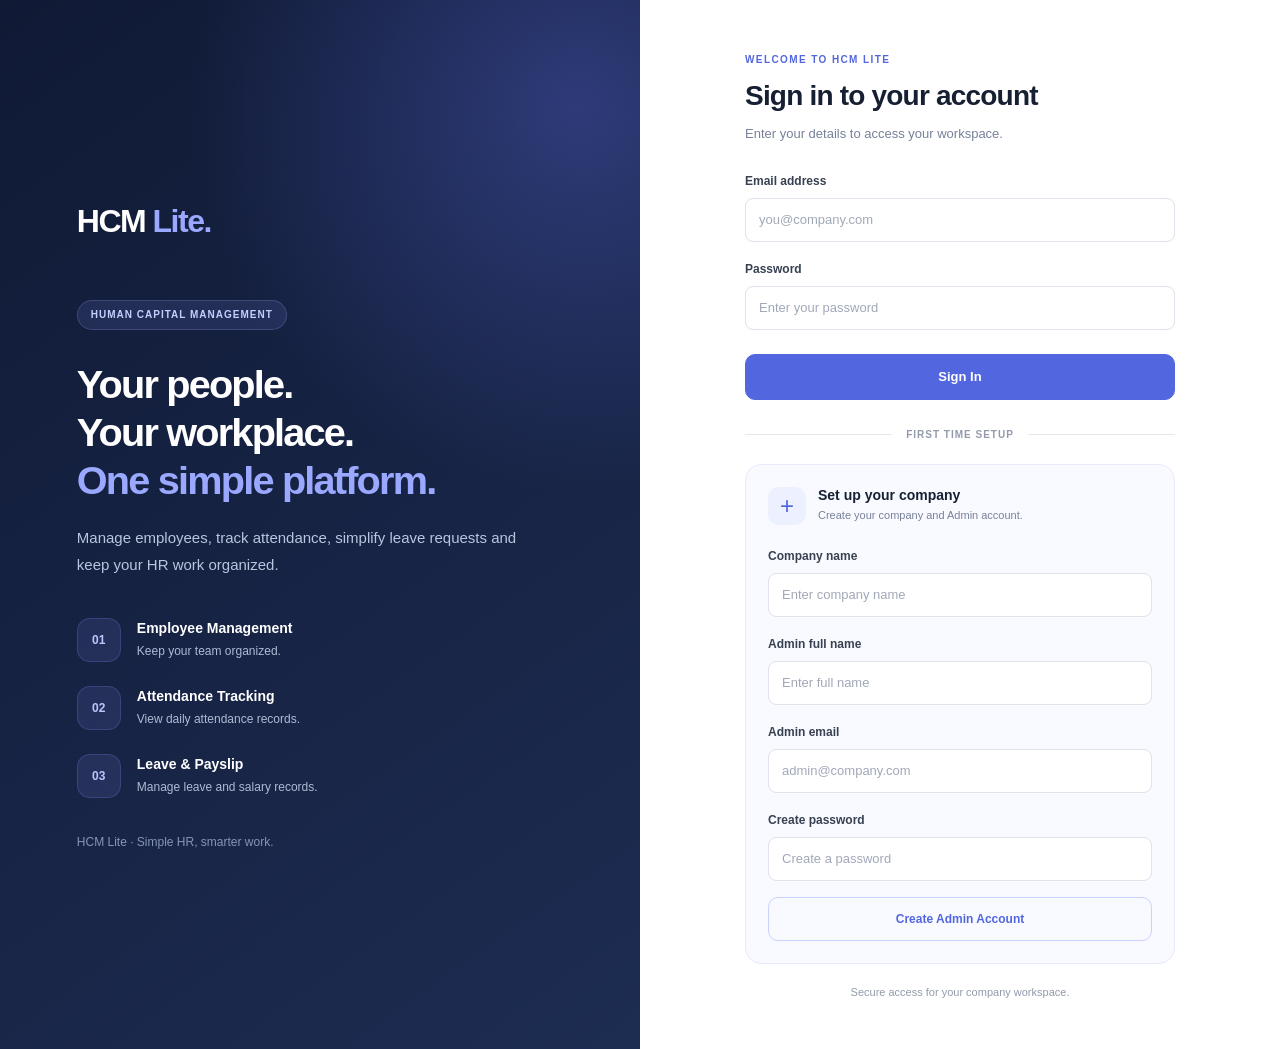
<file: index.html>
<!doctype html>
<html lang="en">
<head>
  <meta charset="UTF-8">
  <meta name="viewport" content="width=device-width, initial-scale=1.0">

  <title>HCM Lite | Human Capital Management</title>

  <!-- Bootstrap CSS -->
  <link
    href="https://cdn.jsdelivr.net/npm/bootstrap@5.3.8/dist/css/bootstrap.min.css"
    rel="stylesheet"
  >

  <!-- Custom CSS -->
  <link rel="stylesheet" href="./css/style.css">
</head>

<body>
  <main class="container-fluid">
    <div class="row min-vh-100">

      <!-- Left Branding Panel -->
      <section class="col-lg-6 brand-panel">
        <div class="brand-content">

          <a href="#" class="brand-logo text-decoration-none">
            HCM <span>Lite.</span>
          </a>

          <div class="brand-message">
            <span class="badge rounded-pill mb-3">
              HUMAN CAPITAL MANAGEMENT
            </span>

            <h1>
              Your people.<br>
              Your workplace.<br>
              <span>One simple platform.</span>
            </h1>

            <p>
              Manage employees, track attendance, simplify
              leave requests and keep your HR work organized.
            </p>
          </div>

          <div class="brand-features">
            <div class="d-flex align-items-center gap-3 mb-4">
              <div class="feature-icon">01</div>
              <div>
                <h2>Employee Management</h2>
                <p>Keep your team organized.</p>
              </div>
            </div>

            <div class="d-flex align-items-center gap-3 mb-4">
              <div class="feature-icon">02</div>
              <div>
                <h2>Attendance Tracking</h2>
                <p>View daily attendance records.</p>
              </div>
            </div>

            <div class="d-flex align-items-center gap-3">
              <div class="feature-icon">03</div>
              <div>
                <h2>Leave & Payslip</h2>
                <p>Manage leave and salary records.</p>
              </div>
            </div>
          </div>

          <p class="brand-footer">
            HCM Lite · Simple HR, smarter work.
          </p>

        </div>
      </section>

      <!-- Right Authentication Panel -->
      <section class="col-lg-6 auth-panel">
        <div class="auth-content">

          <!-- Login Form -->
          <div class="auth-heading">
            <span class="section-label">WELCOME TO HCM LITE</span>
            <h2>Sign in to your account</h2>
            <p>Enter your details to access your workspace.</p>
          </div>

          <form action="./pages/admin.html" method="get">

            <div class="mb-3">
              <label for="login-email" class="form-label">
                Email address
              </label>
              <input
                type="email"
                class="form-control"
                id="login-email"
                placeholder="you@company.com"
                autocomplete="email"
                required
              >
            </div>

            <div class="mb-4">
              <label for="login-password" class="form-label">
                Password
              </label>
              <input
                type="password"
                class="form-control"
                id="login-password"
                placeholder="Enter your password"
                autocomplete="current-password"
                required
              >
            </div>

            <button type="submit" class="btn btn-primary w-100 auth-button">
              Sign In
            </button>

          </form>

          <div class="auth-divider">
            <span>FIRST TIME SETUP</span>
          </div>

          <!-- First-run Company Setup -->
          <div class="setup-card">
            <div class="setup-heading">
              <div class="setup-icon">+</div>
              <div>
                <h3>Set up your company</h3>
                <p>Create your company and Admin account.</p>
              </div>
            </div>

            <form action="./pages/admin.html" method="get">

              <div class="mb-3">
                <label for="company-name" class="form-label">
                  Company name
                </label>
                <input
                  type="text"
                  class="form-control"
                  id="company-name"
                  placeholder="Enter company name"
                  required
                >
              </div>

              <div class="mb-3">
                <label for="admin-name" class="form-label">
                  Admin full name
                </label>
                <input
                  type="text"
                  class="form-control"
                  id="admin-name"
                  placeholder="Enter full name"
                  autocomplete="name"
                  required
                >
              </div>

              <div class="mb-3">
                <label for="admin-email" class="form-label">
                  Admin email
                </label>
                <input
                  type="email"
                  class="form-control"
                  id="admin-email"
                  placeholder="admin@company.com"
                  autocomplete="email"
                  required
                >
              </div>

              <div class="mb-3">
                <label for="admin-password" class="form-label">
                  Create password
                </label>
                <input
                  type="password"
                  class="form-control"
                  id="admin-password"
                  placeholder="Create a password"
                  autocomplete="new-password"
                  required
                >
              </div>

              <button
                type="submit"
                class="btn btn-outline-primary w-100 setup-button"
              >
                Create Admin Account
              </button>

            </form>
          </div>

          <p class="auth-note">
            Secure access for your company workspace.
          </p>

        </div>
      </section>

    </div>
  </main>
</body>
</html>
</file>
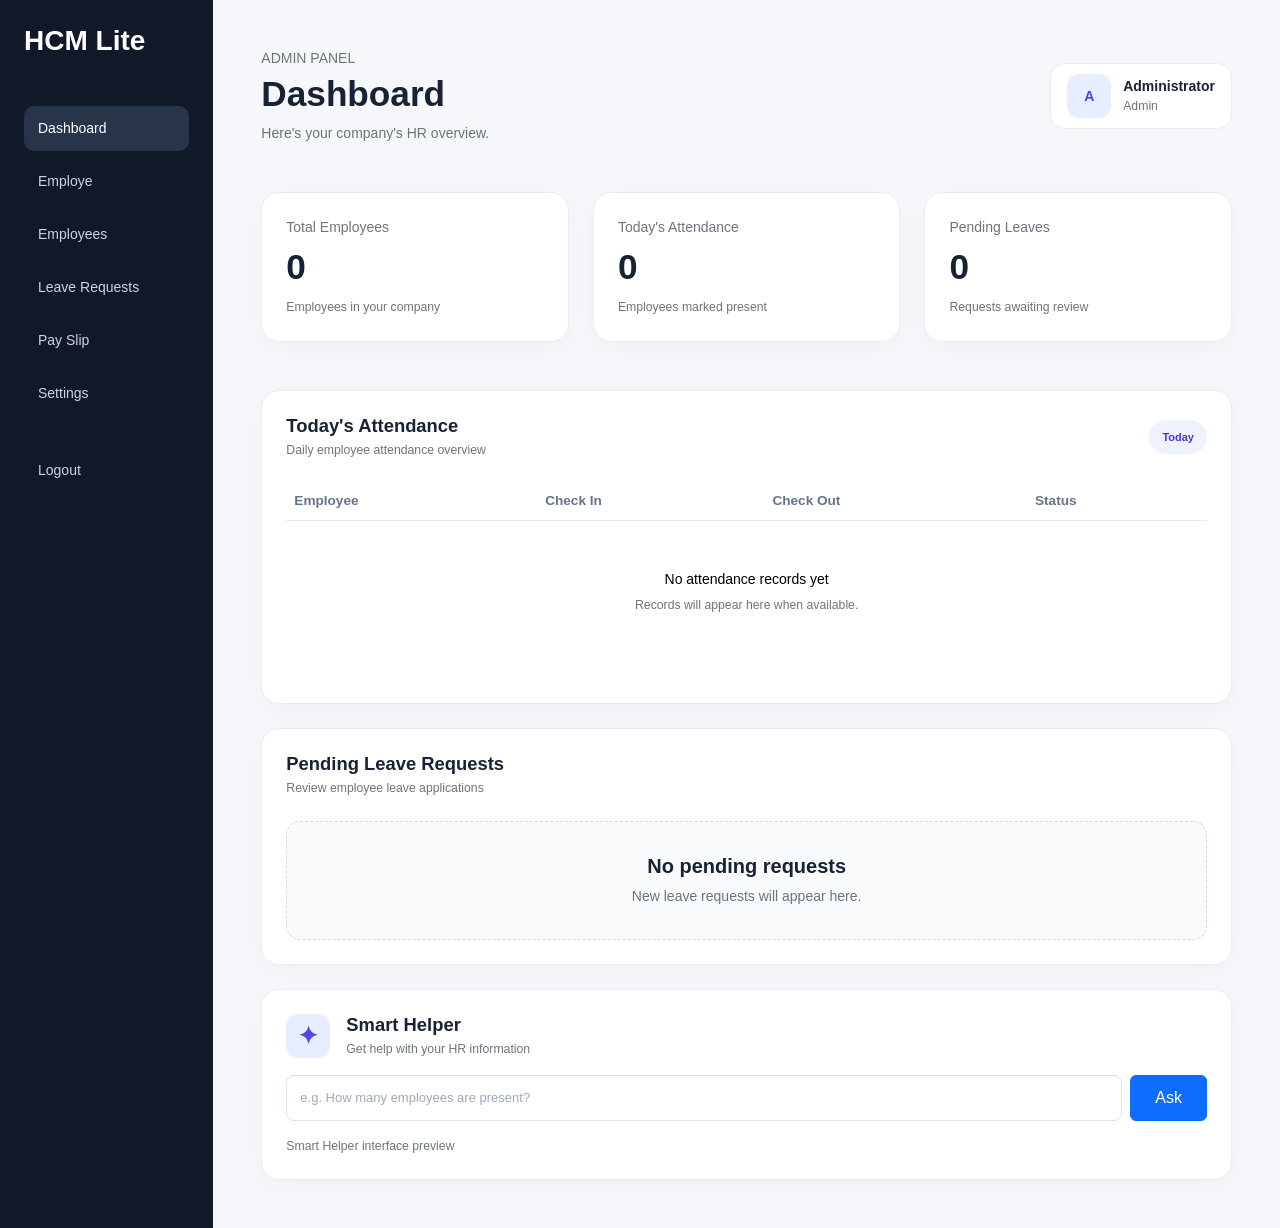
<file: pages/admin.html>
<!DOCTYPE html>
<html lang="en">
<head>
  <meta charset="UTF-8">
  <meta name="viewport" content="width=device-width, initial-scale=1.0">
  <title>Admin Dashboard | HCM Lite</title>

  <link
    href="https://cdn.jsdelivr.net/npm/bootstrap@5.3.8/dist/css/bootstrap.min.css"
    rel="stylesheet"
  >
  <link rel="stylesheet" href="../css/style.css">
</head>

<body class="dashboard-body">

  <div class="container-fluid">
    <div class="row min-vh-100">

      <!-- Sidebar -->
      <aside class="col-lg-2 col-md-3 dashboard-sidebar p-4">
        <h3 class="brand-title mb-5">HCM Lite</h3>

        <nav class="nav flex-column gap-2">
          <a class="nav-link active" href="./admin.html">
            Dashboard
          </a>
          <a class="nav-link" href="./employe.html">
            Employe
          </a>
          <a class="nav-link" href="./employees.html">
            Employees
          </a>
          <a class="nav-link" href="./leaves.html">
            Leave Requests
          </a>
          <a class="nav-link" href="./payslip.html">
            Pay Slip
          </a>
          <a class="nav-link" href="./setting.html">
            Settings
          </a>
          <a class="nav-link mt-4" href="../index.html">
            Logout
          </a>
        </nav>
      </aside>

      <!-- Main Content -->
      <main class="col-lg-10 col-md-9 p-4 p-lg-5">

        <header class="d-flex flex-wrap justify-content-between
          align-items-center gap-3 mb-5">
          <div>
            <p class="text-secondary mb-1">ADMIN PANEL</p>
            <h1 class="dashboard-heading">Dashboard</h1>
            <p class="text-secondary mb-0">
              Here's your company's HR overview.
            </p>
          </div>

          <div class="admin-profile">
            <span class="profile-avatar">A</span>
            <div>
              <strong>Administrator</strong>
              <p class="text-secondary mb-0 small">Admin</p>
            </div>
          </div>
        </header>

        <!-- Summary Cards -->
        <section class="row g-4 mb-5">

          <div class="col-sm-6 col-xl-4">
            <article class="dashboard-card h-100">
              <p class="text-secondary mb-2">Total Employees</p>
              <h2>0</h2>
              <p class="small text-secondary mb-0">
                Employees in your company
              </p>
            </article>
          </div>

          <div class="col-sm-6 col-xl-4">
            <article class="dashboard-card h-100">
              <p class="text-secondary mb-2">Today's Attendance</p>
              <h2>0</h2>
              <p class="small text-secondary mb-0">
                Employees marked present
              </p>
            </article>
          </div>

          <div class="col-sm-6 col-xl-4">
            <article class="dashboard-card h-100">
              <p class="text-secondary mb-2">Pending Leaves</p>
              <h2>0</h2>
              <p class="small text-secondary mb-0">
                Requests awaiting review
              </p>
            </article>
          </div>

        </section>

        <!-- Attendance Overview -->
        <section class="dashboard-card mb-4">
          <div class="d-flex justify-content-between
            align-items-center flex-wrap gap-2 mb-4">
            <div>
              <h4 class="section-heading mb-1">
                Today's Attendance
              </h4>
              <p class="text-secondary small mb-0">
                Daily employee attendance overview
              </p>
            </div>
            <span class="status-badge">Today</span>
          </div>

          <div class="table-responsive">
            <table class="table align-middle">
              <thead>
                <tr>
                  <th>Employee</th>
                  <th>Check In</th>
                  <th>Check Out</th>
                  <th>Status</th>
                </tr>
              </thead>
              <tbody>
                <tr>
                  <td colspan="4" class="text-center py-5">
                    <p class="mb-1">No attendance records yet</p>
                    <span class="text-secondary small">
                      Records will appear here when available.
                    </span>
                  </td>
                </tr>
              </tbody>
            </table>
          </div>
        </section>

        <!-- Pending Leaves -->
        <section class="dashboard-card mb-4">
          <h4 class="section-heading mb-1">Pending Leave Requests</h4>
          <p class="text-secondary small mb-4">
            Review employee leave applications
          </p>

          <div class="empty-state">
            <h5>No pending requests</h5>
            <p class="text-secondary mb-0">
              New leave requests will appear here.
            </p>
          </div>
        </section>

        <!-- Smart Helper -->
        <section class="dashboard-card">
          <div class="d-flex align-items-center gap-3 mb-3">
            <div class="helper-icon">✦</div>
            <div>
              <h4 class="section-heading mb-1">Smart Helper</h4>
              <p class="text-secondary small mb-0">
                Get help with your HR information
              </p>
            </div>
          </div>

          <div class="helper-input d-flex flex-wrap gap-2">
            <input
              type="text"
              class="form-control"
              placeholder="e.g. How many employees are present?"
              aria-label="Ask the Smart Helper"
            >
            <button type="button" class="btn btn-primary px-4">
              Ask
            </button>
          </div>

          <p class="text-secondary small mt-3 mb-0">
            Smart Helper interface preview
          </p>
        </section>

      </main>
    </div>
  </div>

</body>
</html>
</file>
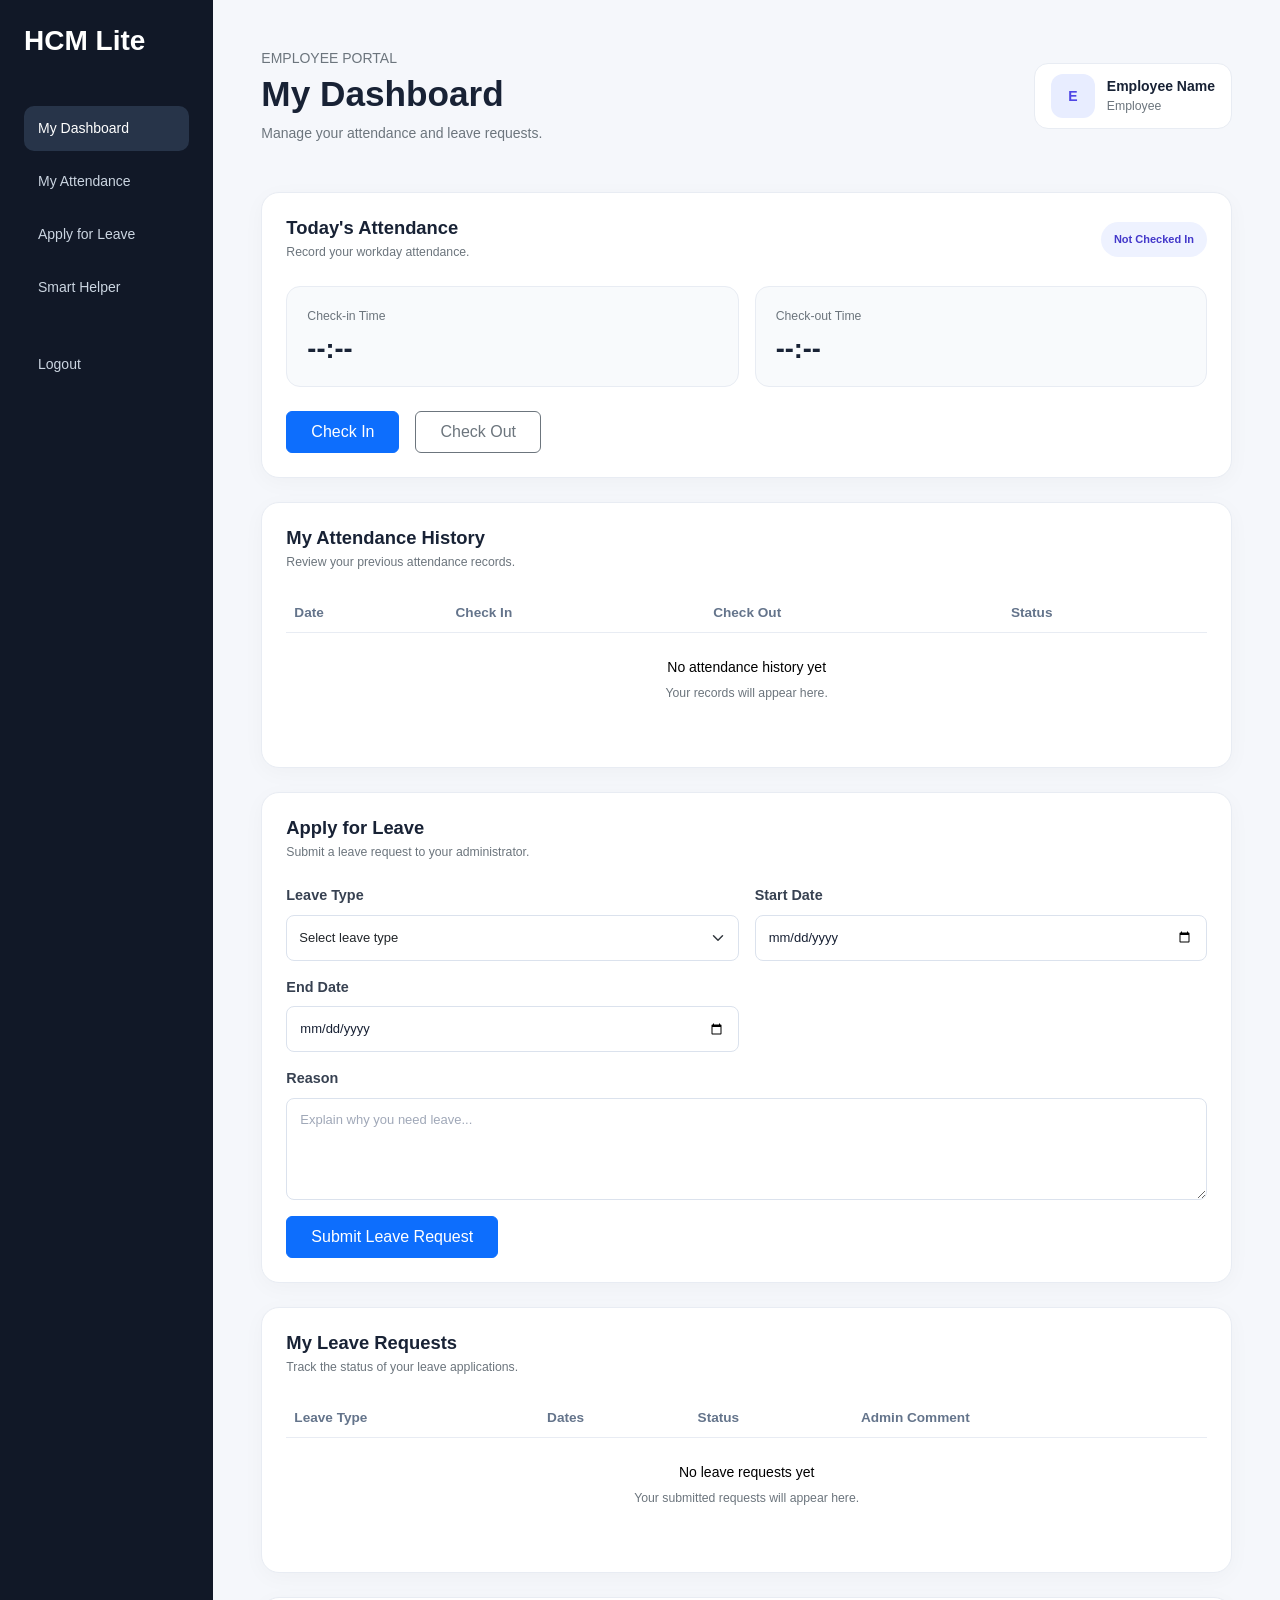
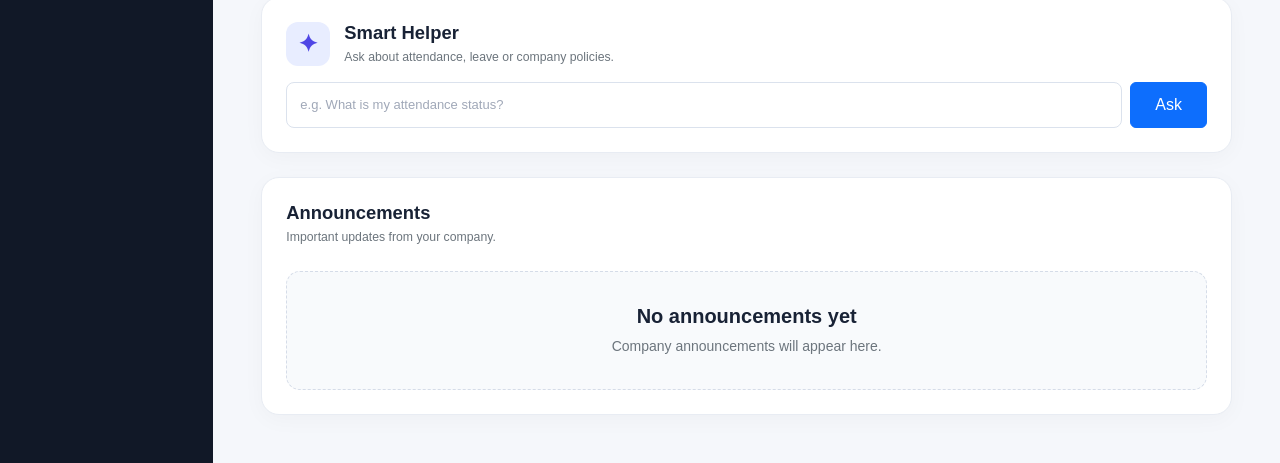
<file: pages/employe.html>
<!DOCTYPE html>
<html lang="en">
<head>
  <meta charset="UTF-8">
  <meta name="viewport" content="width=device-width, initial-scale=1.0">
  <title>Employee Dashboard | HCM Lite</title>

  <link
    href="https://cdn.jsdelivr.net/npm/bootstrap@5.3.8/dist/css/bootstrap.min.css"
    rel="stylesheet"
  >
  <link rel="stylesheet" href="../css/style.css">
</head>

<body class="dashboard-body">

  <div class="container-fluid">
    <div class="row min-vh-100">

      <!-- Sidebar -->
      <aside class="col-lg-2 col-md-3 dashboard-sidebar p-4">
        <h3 class="brand-title mb-5">HCM Lite</h3>

        <nav class="nav flex-column gap-2">
          <a class="nav-link active" href="./employee.html">My Dashboard</a>
          <a class="nav-link" href="#attendance">My Attendance</a>
          <a class="nav-link" href="#leave">Apply for Leave</a>
          <a class="nav-link" href="#helper">Smart Helper</a>
          <a class="nav-link mt-4" href="../index.html">Logout</a>
        </nav>
      </aside>

      <!-- Main Content -->
      <main class="col-lg-10 col-md-9 p-4 p-lg-5">

        <header class="d-flex flex-wrap justify-content-between
          align-items-center gap-3 mb-5">
          <div>
            <p class="text-secondary mb-1">EMPLOYEE PORTAL</p>
            <h1 class="dashboard-heading">My Dashboard</h1>
            <p class="text-secondary mb-0">
              Manage your attendance and leave requests.
            </p>
          </div>

          <div class="admin-profile">
            <span class="profile-avatar">E</span>
            <div>
              <strong>Employee Name</strong>
              <p class="text-secondary mb-0 small">Employee</p>
            </div>
          </div>
        </header>

        <!-- Attendance Actions -->
        <section id="attendance" class="dashboard-card mb-4">
          <div class="d-flex flex-wrap justify-content-between
            align-items-center gap-3 mb-4">
            <div>
              <h4 class="section-heading mb-1">Today's Attendance</h4>
              <p class="text-secondary small mb-0">
                Record your workday attendance.
              </p>
            </div>
            <span class="status-badge">Not Checked In</span>
          </div>

          <div class="row g-3">
            <div class="col-md-6">
              <div class="attendance-time-card">
                <p class="text-secondary small mb-2">Check-in Time</p>
                <h3>--:--</h3>
              </div>
            </div>

            <div class="col-md-6">
              <div class="attendance-time-card">
                <p class="text-secondary small mb-2">Check-out Time</p>
                <h3>--:--</h3>
              </div>
            </div>
          </div>

          <div class="d-flex flex-wrap gap-3 mt-4">
            <button type="button" class="btn btn-primary px-4 py-2">
              Check In
            </button>
            <button type="button" class="btn btn-outline-secondary px-4 py-2">
              Check Out
            </button>
          </div>
        </section>

        <!-- My Attendance History -->
        <section class="dashboard-card mb-4">
          <h4 class="section-heading mb-1">My Attendance History</h4>
          <p class="text-secondary small mb-4">
            Review your previous attendance records.
          </p>

          <div class="table-responsive">
            <table class="table align-middle">
              <thead>
                <tr>
                  <th>Date</th>
                  <th>Check In</th>
                  <th>Check Out</th>
                  <th>Status</th>
                </tr>
              </thead>
              <tbody>
                <tr>
                  <td colspan="4" class="text-center py-4">
                    <p class="mb-1">No attendance history yet</p>
                    <span class="text-secondary small">
                      Your records will appear here.
                    </span>
                  </td>
                </tr>
              </tbody>
            </table>
          </div>
        </section>

        <!-- Leave Application -->
        <section id="leave" class="dashboard-card mb-4">
          <h4 class="section-heading mb-1">Apply for Leave</h4>
          <p class="text-secondary small mb-4">
            Submit a leave request to your administrator.
          </p>

          <form>
            <div class="row g-3">

              <div class="col-md-6">
                <label for="leaveType" class="form-label">Leave Type</label>
                <select id="leaveType" class="form-select" required>
                  <option value="">Select leave type</option>
                  <option value="Casual">Casual Leave</option>
                  <option value="Sick">Sick Leave</option>
                  <option value="Annual">Annual Leave</option>
                  <option value="Other">Other</option>
                </select>
              </div>

              <div class="col-md-6">
                <label for="leaveStart" class="form-label">Start Date</label>
                <input type="date" id="leaveStart"
                  class="form-control" required>
              </div>

              <div class="col-md-6">
                <label for="leaveEnd" class="form-label">End Date</label>
                <input type="date" id="leaveEnd"
                  class="form-control" required>
              </div>

              <div class="col-12">
                <label for="leaveReason" class="form-label">Reason</label>
                <textarea id="leaveReason" class="form-control" rows="4"
                  placeholder="Explain why you need leave..."
                  required></textarea>
              </div>

              <div class="col-12">
                <button type="submit" class="btn btn-primary px-4 py-2">
                  Submit Leave Request
                </button>
              </div>

            </div>
          </form>
        </section>

        <!-- My Leave Requests -->
        <section class="dashboard-card mb-4">
          <h4 class="section-heading mb-1">My Leave Requests</h4>
          <p class="text-secondary small mb-4">
            Track the status of your leave applications.
          </p>

          <div class="table-responsive">
            <table class="table align-middle">
              <thead>
                <tr>
                  <th>Leave Type</th>
                  <th>Dates</th>
                  <th>Status</th>
                  <th>Admin Comment</th>
                </tr>
              </thead>
              <tbody>
                <tr>
                  <td colspan="4" class="text-center py-4">
                    <p class="mb-1">No leave requests yet</p>
                    <span class="text-secondary small">
                      Your submitted requests will appear here.
                    </span>
                  </td>
                </tr>
              </tbody>
            </table>
          </div>
        </section>

        <!-- Smart Helper -->
        <section id="helper" class="dashboard-card mb-4">
          <div class="settings-section-heading mb-3">
            <div class="helper-icon">✦</div>
            <div>
              <h4 class="section-heading mb-1">Smart Helper</h4>
              <p class="text-secondary small mb-0">
                Ask about attendance, leave or company policies.
              </p>
            </div>
          </div>

          <div class="helper-input d-flex flex-wrap gap-2">
            <input type="text" class="form-control"
              placeholder="e.g. What is my attendance status?"
              aria-label="Ask the Smart Helper">
            <button type="button" class="btn btn-primary px-4">
              Ask
            </button>
          </div>
        </section>

        <!-- Announcements -->
        <section class="dashboard-card">
          <h4 class="section-heading mb-1">Announcements</h4>
          <p class="text-secondary small mb-4">
            Important updates from your company.
          </p>

          <div class="empty-state">
            <h5>No announcements yet</h5>
            <p class="text-secondary mb-0">
              Company announcements will appear here.
            </p>
          </div>
        </section>

      </main>
    </div>
  </div>

</body>
</html>
</file>
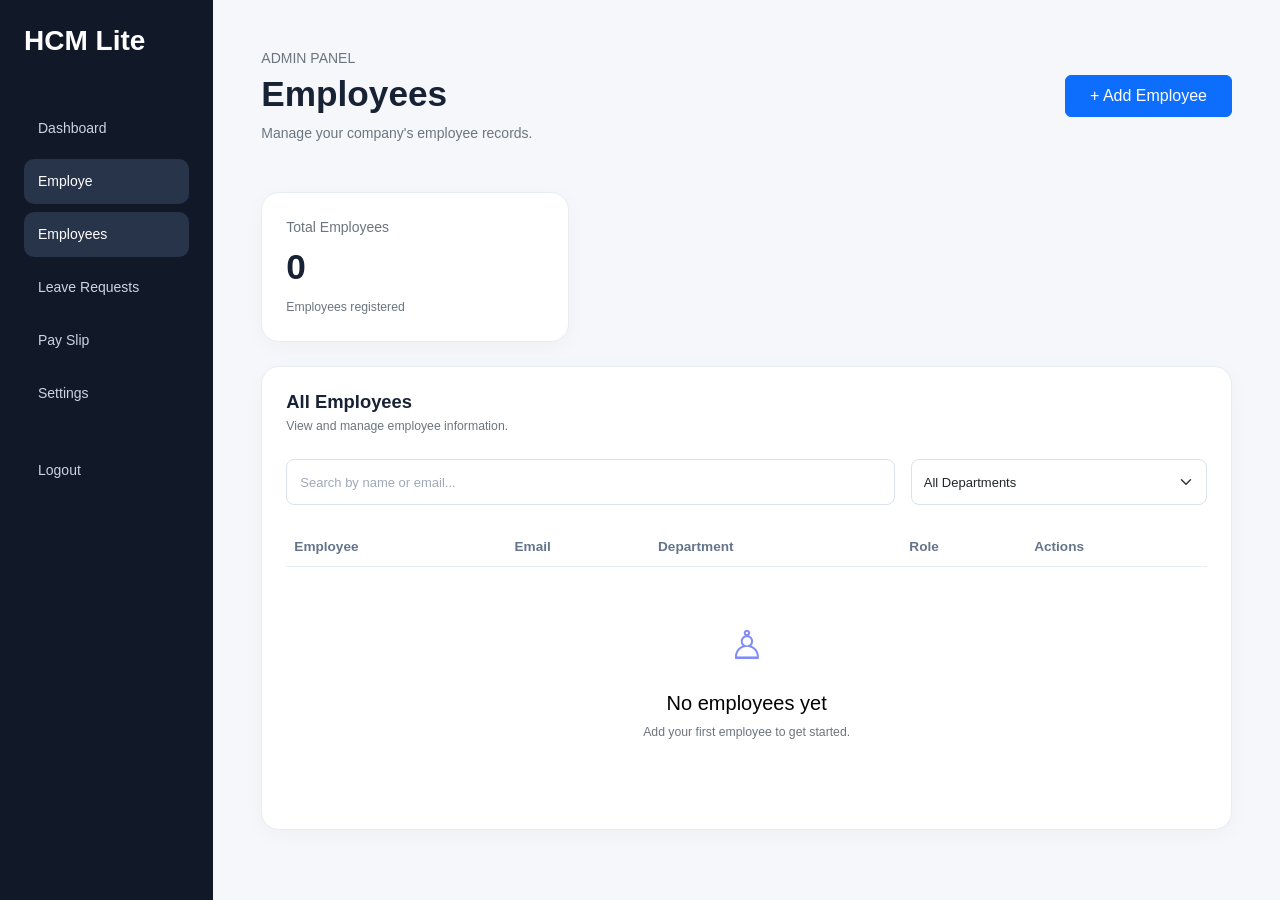
<file: pages/employees.html>
<!DOCTYPE html>
<html lang="en">
<head>
  <meta charset="UTF-8">
  <meta name="viewport" content="width=device-width, initial-scale=1.0">
  <title>Employees | HCM Lite</title>

  <link
    href="https://cdn.jsdelivr.net/npm/bootstrap@5.3.8/dist/css/bootstrap.min.css"
    rel="stylesheet"
  >
  <link rel="stylesheet" href="../css/style.css">
</head>

<body class="dashboard-body">

  <div class="container-fluid">
    <div class="row min-vh-100">

      <!-- Sidebar -->
      <aside class="col-lg-2 col-md-3 dashboard-sidebar p-4">
        <h3 class="brand-title mb-5">HCM Lite</h3>

        <nav class="nav flex-column gap-2">
          <a class="nav-link" href="./admin.html">Dashboard</a>
          <a class="nav-link active" href="./employe.html">Employe</a>
          <a class="nav-link active" href="./employees.html">Employees</a>
          <a class="nav-link" href="./leaves.html">Leave Requests</a>
          <a class="nav-link" href="./payslip.html">Pay Slip</a>
          <a class="nav-link" href="./setting.html">Settings</a>
          <a class="nav-link mt-4" href="../index.html">Logout</a>
        </nav>
      </aside>

      <!-- Main Content -->
      <main class="col-lg-10 col-md-9 p-4 p-lg-5">

        <header class="d-flex flex-wrap justify-content-between
          align-items-center gap-3 mb-5">
          <div>
            <p class="text-secondary mb-1">ADMIN PANEL</p>
            <h1 class="dashboard-heading">Employees</h1>
            <p class="text-secondary mb-0">
              Manage your company's employee records.
            </p>
          </div>

          <button
            type="button"
            class="btn btn-primary px-4 py-2"
            data-bs-toggle="modal"
            data-bs-target="#addEmployeeModal"
          >
            + Add Employee
          </button>
        </header>

        <!-- Employee Summary -->
        <section class="row g-4 mb-4">
          <div class="col-sm-6 col-xl-4">
            <div class="dashboard-card">
              <p class="text-secondary mb-2">Total Employees</p>
              <h2>0</h2>
              <p class="small text-secondary mb-0">
                Employees registered
              </p>
            </div>
          </div>
        </section>

        <!-- Employee List -->
        <section class="dashboard-card">

          <div class="d-flex flex-wrap justify-content-between
            align-items-center gap-3 mb-4">
            <div>
              <h4 class="section-heading mb-1">All Employees</h4>
              <p class="text-secondary small mb-0">
                View and manage employee information.
              </p>
            </div>
          </div>

          <!-- Search and Filter -->
          <div class="row g-3 mb-4">
            <div class="col-lg-8">
              <input
                type="search"
                class="form-control employee-search"
                placeholder="Search by name or email..."
                aria-label="Search employees"
              >
            </div>

            <div class="col-lg-4">
              <select class="form-select" aria-label="Filter by department">
                <option value="">All Departments</option>
                <option value="IT">IT</option>
                <option value="HR">Human Resources</option>
                <option value="Finance">Finance</option>
                <option value="Marketing">Marketing</option>
                <option value="Sales">Sales</option>
              </select>
            </div>
          </div>

          <!-- Table -->
          <div class="table-responsive">
            <table class="table align-middle">
              <thead>
                <tr>
                  <th>Employee</th>
                  <th>Email</th>
                  <th>Department</th>
                  <th>Role</th>
                  <th>Actions</th>
                </tr>
              </thead>

              <tbody>
                <tr>
                  <td colspan="5" class="text-center py-5">
                    <div class="employee-empty-icon mb-3">♙</div>
                    <h5 class="mb-2">No employees yet</h5>
                    <p class="text-secondary small mb-0">
                      Add your first employee to get started.
                    </p>
                  </td>
                </tr>
              </tbody>
            </table>
          </div>

        </section>

        <!-- Add Employee Modal -->
        <div
          class="modal fade"
          id="addEmployeeModal"
          tabindex="-1"
          aria-labelledby="addEmployeeModalLabel"
          aria-hidden="true"
        >
          <div class="modal-dialog modal-dialog-centered">
            <div class="modal-content">

              <div class="modal-header">
                <div>
                  <h5 class="modal-title" id="addEmployeeModalLabel">
                    Add New Employee
                  </h5>
                  <p class="text-secondary small mb-0">
                    Enter the employee's details below.
                  </p>
                </div>
                <button
                  type="button"
                  class="btn-close"
                  data-bs-dismiss="modal"
                  aria-label="Close"
                ></button>
              </div>

              <div class="modal-body">
                <form>

                  <div class="mb-3">
                    <label for="employeeName" class="form-label">
                      Full Name
                    </label>
                    <input
                      type="text"
                      id="employeeName"
                      class="form-control"
                      placeholder="Enter full name"
                      required
                    >
                  </div>

                  <div class="mb-3">
                    <label for="employeeEmail" class="form-label">
                      Email Address
                    </label>
                    <input
                      type="email"
                      id="employeeEmail"
                      class="form-control"
                      placeholder="name@example.com"
                      required
                    >
                  </div>

                  <div class="mb-3">
                    <label for="employeeDepartment" class="form-label">
                      Department
                    </label>
                    <select
                      id="employeeDepartment"
                      class="form-select"
                      required
                    >
                      <option value="">Select department</option>
                      <option value="IT">IT</option>
                      <option value="HR">Human Resources</option>
                      <option value="Finance">Finance</option>
                      <option value="Marketing">Marketing</option>
                      <option value="Sales">Sales</option>
                    </select>
                  </div>

                  <div class="mb-3">
                    <label for="employeeRole" class="form-label">
                      Role
                    </label>
                    <select id="employeeRole" class="form-select" required>
                      <option value="">Select role</option>
                      <option value="Employee">Employee</option>
                      <option value="Admin">Admin</option>
                    </select>
                  </div>

                  <div class="mb-3">
                    <label for="employeePassword" class="form-label">
                      Temporary Password
                    </label>
                    <input
                      type="password"
                      id="employeePassword"
                      class="form-control"
                      placeholder="Create a password"
                      required
                    >
                  </div>

                  <div class="d-flex justify-content-end gap-2 mt-4">
                    <button
                      type="button"
                      class="btn btn-light"
                      data-bs-dismiss="modal"
                    >
                      Cancel
                    </button>
                    <button type="submit" class="btn btn-primary">
                      Add Employee
                    </button>
                  </div>

                </form>
              </div>

            </div>
          </div>
        </div>

      </main>
    </div>
  </div>

  <script
    src="https://cdn.jsdelivr.net/npm/bootstrap@5.3.8/dist/js/bootstrap.bundle.min.js"
  ></script>
</body>
</html>
</file>
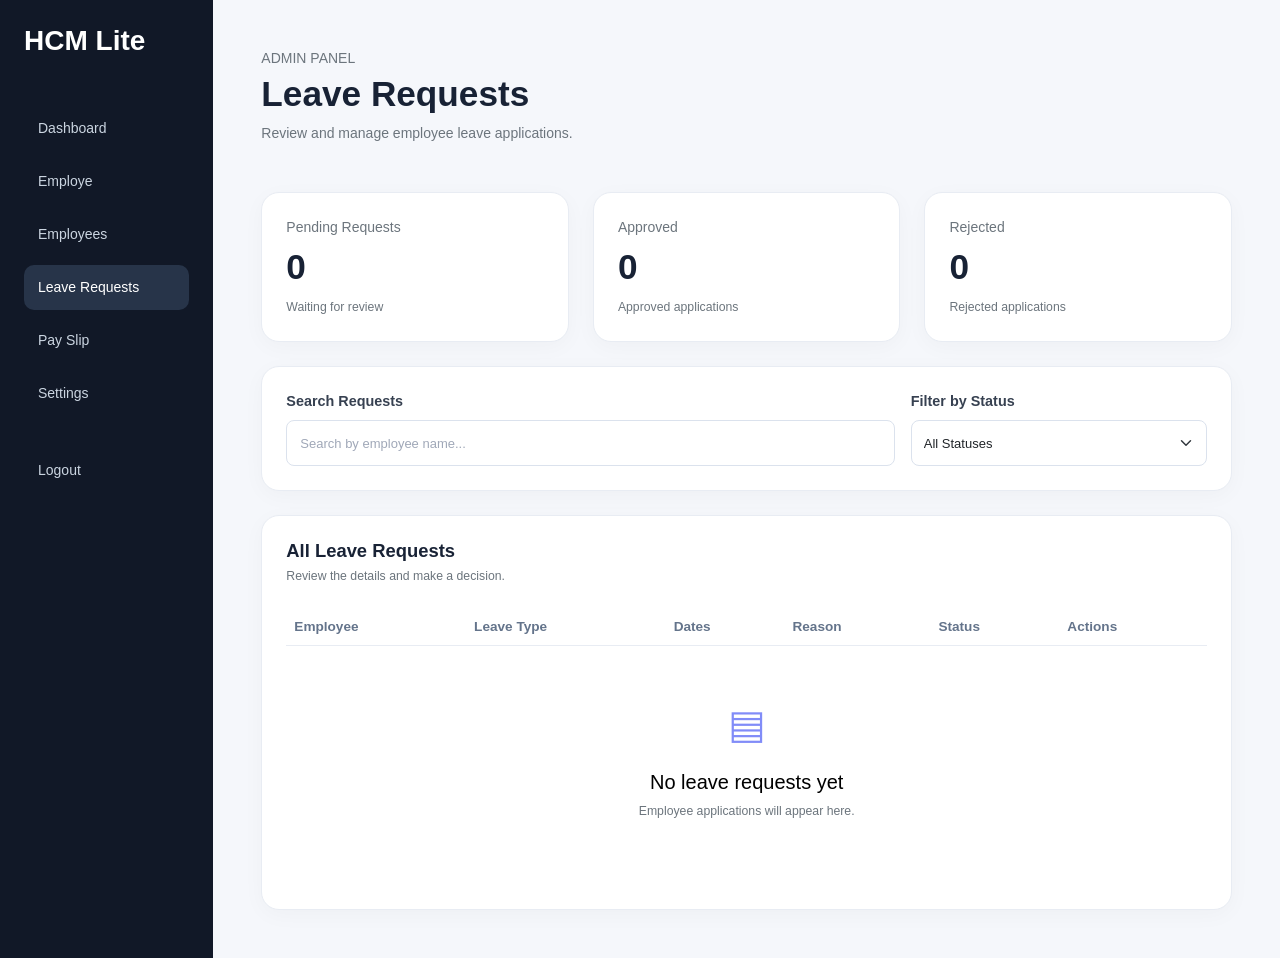
<file: pages/leaves.html>
<!DOCTYPE html>
<html lang="en">
<head>
  <meta charset="UTF-8">
  <meta name="viewport" content="width=device-width, initial-scale=1.0">
  <title>Leave Requests | HCM Lite</title>

  <link
    href="https://cdn.jsdelivr.net/npm/bootstrap@5.3.8/dist/css/bootstrap.min.css"
    rel="stylesheet"
  >
  <link rel="stylesheet" href="../css/style.css">
</head>

<body class="dashboard-body">

  <div class="container-fluid">
    <div class="row min-vh-100">

      <!-- Sidebar -->
      <aside class="col-lg-2 col-md-3 dashboard-sidebar p-4">
        <h3 class="brand-title mb-5">HCM Lite</h3>

        <nav class="nav flex-column gap-2">
          <a class="nav-link" href="./admin.html">Dashboard</a>
          <a class="nav-link" href="./employe.html">Employe</a>
          <a class="nav-link" href="./employees.html">Employees</a>
          <a class="nav-link active" href="./leaves.html">Leave Requests</a>
          <a class="nav-link" href="./payslip.html">Pay Slip</a>
          <a class="nav-link" href="./setting.html">Settings</a>
          <a class="nav-link mt-4" href="../index.html">Logout</a>
        </nav>
      </aside>

      <!-- Main Content -->
      <main class="col-lg-10 col-md-9 p-4 p-lg-5">

        <header class="d-flex flex-wrap justify-content-between
          align-items-center gap-3 mb-5">
          <div>
            <p class="text-secondary mb-1">ADMIN PANEL</p>
            <h1 class="dashboard-heading">Leave Requests</h1>
            <p class="text-secondary mb-0">
              Review and manage employee leave applications.
            </p>
          </div>
        </header>

        <!-- Summary Cards -->
        <section class="row g-4 mb-4">

          <div class="col-sm-6 col-xl-4">
            <div class="dashboard-card h-100">
              <p class="text-secondary mb-2">Pending Requests</p>
              <h2>0</h2>
              <p class="small text-secondary mb-0">
                Waiting for review
              </p>
            </div>
          </div>

          <div class="col-sm-6 col-xl-4">
            <div class="dashboard-card h-100">
              <p class="text-secondary mb-2">Approved</p>
              <h2>0</h2>
              <p class="small text-secondary mb-0">
                Approved applications
              </p>
            </div>
          </div>

          <div class="col-sm-6 col-xl-4">
            <div class="dashboard-card h-100">
              <p class="text-secondary mb-2">Rejected</p>
              <h2>0</h2>
              <p class="small text-secondary mb-0">
                Rejected applications
              </p>
            </div>
          </div>

        </section>

        <!-- Filters -->
        <section class="dashboard-card mb-4">
          <div class="row g-3 align-items-end">

            <div class="col-md-8">
              <label for="leaveSearch" class="form-label">
                Search Requests
              </label>
              <input
                type="search"
                id="leaveSearch"
                class="form-control"
                placeholder="Search by employee name..."
              >
            </div>

            <div class="col-md-4">
              <label for="leaveStatus" class="form-label">
                Filter by Status
              </label>
              <select id="leaveStatus" class="form-select">
                <option value="">All Statuses</option>
                <option value="Pending">Pending</option>
                <option value="Approved">Approved</option>
                <option value="Rejected">Rejected</option>
              </select>
            </div>

          </div>
        </section>

        <!-- Leave Requests Table -->
        <section class="dashboard-card">

          <div class="mb-4">
            <h4 class="section-heading mb-1">All Leave Requests</h4>
            <p class="text-secondary small mb-0">
              Review the details and make a decision.
            </p>
          </div>

          <div class="table-responsive">
            <table class="table align-middle">
              <thead>
                <tr>
                  <th>Employee</th>
                  <th>Leave Type</th>
                  <th>Dates</th>
                  <th>Reason</th>
                  <th>Status</th>
                  <th>Actions</th>
                </tr>
              </thead>

              <tbody>
                <tr>
                  <td colspan="6" class="text-center py-5">
                    <div class="leave-empty-icon mb-3">▤</div>
                    <h5 class="mb-2">No leave requests yet</h5>
                    <p class="text-secondary small mb-0">
                      Employee applications will appear here.
                    </p>
                  </td>
                </tr>
              </tbody>
            </table>
          </div>

        </section>

      </main>
    </div>
  </div>

</body>
</html>
</file>
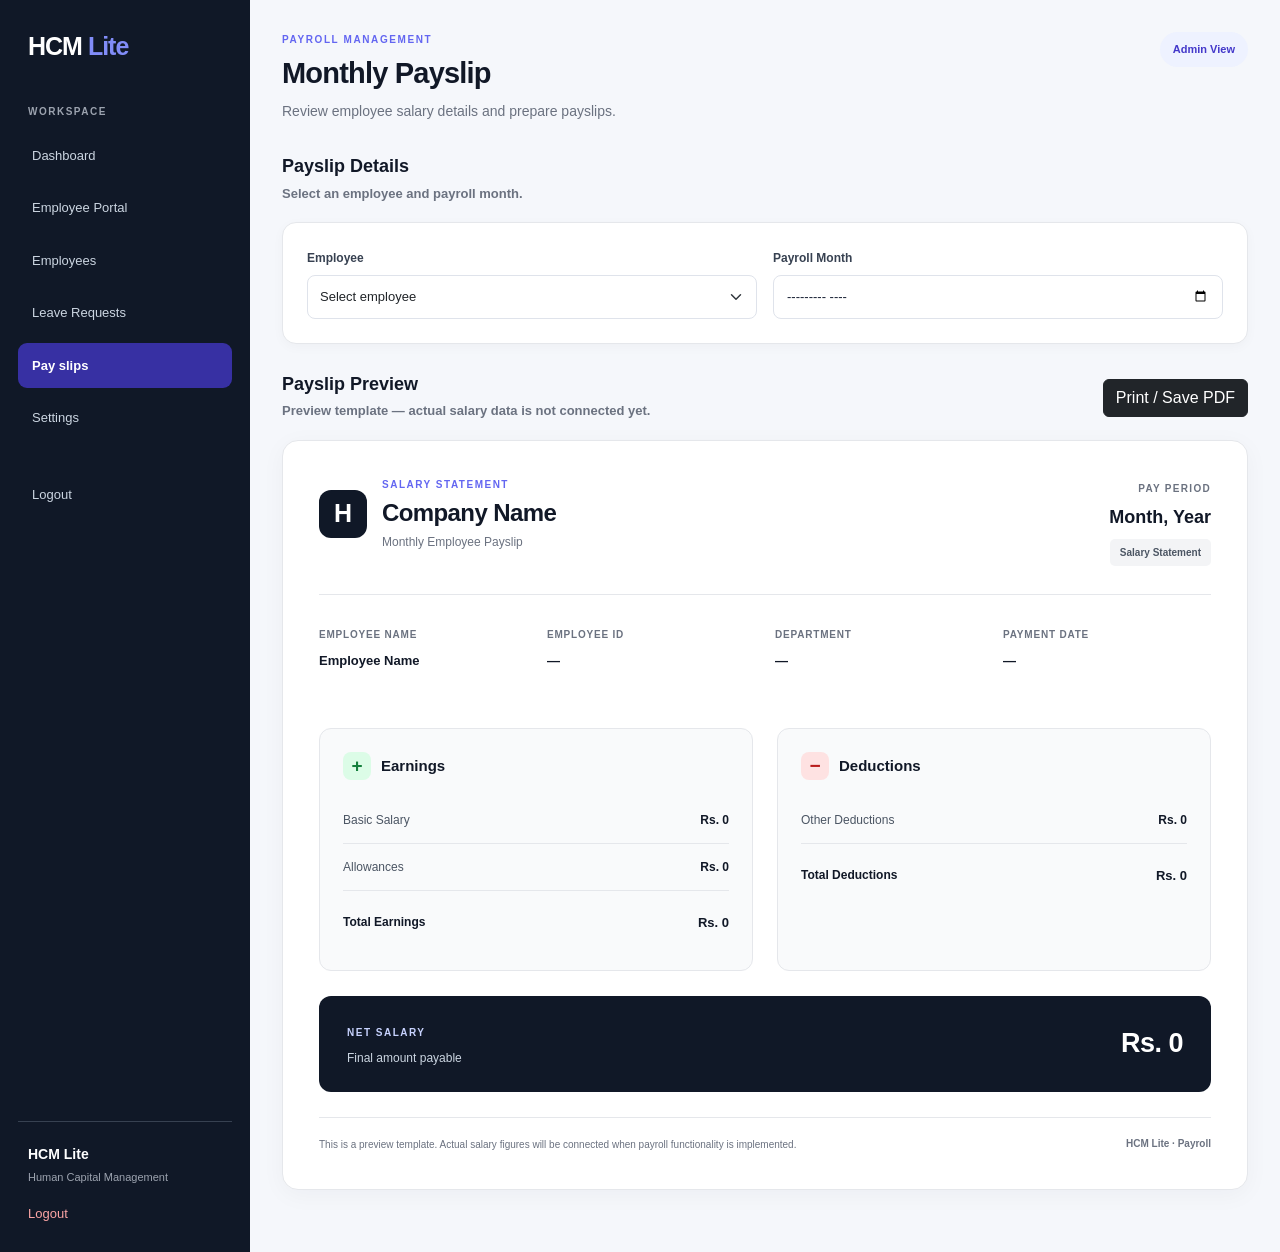
<file: pages/payslip.html>
<!DOCTYPE html>
<html lang="en">
<head>
  <meta charset="UTF-8">
  <meta name="viewport" content="width=device-width, initial-scale=1.0">

  <title>Monthly Payslip | HCM Lite</title>

  <link
    href="https://cdn.jsdelivr.net/npm/bootstrap@5.3.8/dist/css/bootstrap.min.css"
    rel="stylesheet"
  >

  <link rel="stylesheet" href="../css/style.css">
</head>

<body class="payslip-page">

  <div class="app-layout">

    <!-- Sidebar -->
    <aside class="sidebar">
      <a href="admin.html" class="brand">
        HCM <span>Lite</span>
      </a>

      <p class="sidebar-label">WORKSPACE</p>

      <nav class="sidebar-nav">
        <a href="admin.html">Dashboard</a>
        <a href="employe.html">Employee Portal</a>
        <a href="employees.html">Employees</a>
        <a href="leaves.html">Leave Requests</a>
        <a href="payslip.html" class="active">Pay slips</a>
        <a href="setting.html">Settings</a>
        <a class="nav-link mt-4" href="../index.html">Logout</a>
      </nav>

      <div class="sidebar-bottom">
        <p class="mb-1">HCM Lite</p>
        <small>Human Capital Management</small>
        <a href="index.html" class="logout-link">Logout</a>
      </div>
    </aside>

    <!-- Main Content -->
    <main class="main-content">

      <header class="topbar">
        <div>
          <p class="page-eyebrow">PAYROLL MANAGEMENT</p>
          <h1>Monthly Payslip</h1>
          <p class="page-subtitle">
            Review employee salary details and prepare payslips.
          </p>
        </div>

        <span class="status-badge">Admin View</span>
      </header>

      <!-- Filters -->
      <section class="content-section payslip-filter-section">

        <div class="section-heading">
          <div>
            <h2>Payslip Details</h2>
            <p>Select an employee and payroll month.</p>
          </div>
        </div>

        <div class="content-card">
          <form>
            <div class="row g-3">

              <div class="col-md-6">
                <label for="employee" class="form-label">
                  Employee
                </label>

                <select id="employee" class="form-select">
                  <option value="">Select employee</option>
                </select>
              </div>

              <div class="col-md-6">
                <label for="month" class="form-label">
                  Payroll Month
                </label>

                <input
                  type="month"
                  id="month"
                  class="form-control"
                >
              </div>

            </div>
          </form>
        </div>

      </section>

      <!-- Payslip Preview -->
      <section class="content-section">

        <div class="section-heading payslip-preview-heading">
          <div>
            <h2>Payslip Preview</h2>
            <p>
              Preview template — actual salary data is not connected yet.
            </p>
          </div>

          <button
            type="button"
            class="btn btn-dark print-button"
            onclick="window.print()"
          >
            Print / Save PDF
          </button>
        </div>

        <article class="payslip-card">

          <!-- Payslip Header -->
          <div class="payslip-header">

            <div class="company-details">
              <div class="payslip-logo">H</div>

              <div>
                <p class="payslip-eyebrow">SALARY STATEMENT</p>
                <h2>Company Name</h2>
                <p class="company-subtitle">
                  Monthly Employee Payslip
                </p>
              </div>
            </div>

            <div class="payslip-period">
              <span>PAY PERIOD</span>
              <h3>Month, Year</h3>
              <span class="payslip-status">Salary Statement</span>
            </div>

          </div>

          <hr class="payslip-divider">

          <!-- Employee Information -->
          <div class="payslip-info-grid">

            <div class="payslip-info-item">
              <span class="detail-label">EMPLOYEE NAME</span>
              <p>Employee Name</p>
            </div>

            <div class="payslip-info-item">
              <span class="detail-label">EMPLOYEE ID</span>
              <p>—</p>
            </div>

            <div class="payslip-info-item">
              <span class="detail-label">DEPARTMENT</span>
              <p>—</p>
            </div>

            <div class="payslip-info-item">
              <span class="detail-label">PAYMENT DATE</span>
              <p>—</p>
            </div>

          </div>

          <!-- Earnings and Deductions -->
          <div class="row g-4 payslip-breakdown">

            <div class="col-md-6">
              <div class="salary-panel">

                <div class="salary-panel-heading">
                  <span class="salary-icon">+</span>
                  <h3>Earnings</h3>
                </div>

                <div class="salary-row">
                  <span>Basic Salary</span>
                  <strong>Rs. 0</strong>
                </div>

                <div class="salary-row">
                  <span>Allowances</span>
                  <strong>Rs. 0</strong>
                </div>

                <div class="salary-row salary-total">
                  <span>Total Earnings</span>
                  <strong>Rs. 0</strong>
                </div>

              </div>
            </div>

            <div class="col-md-6">
              <div class="salary-panel">

                <div class="salary-panel-heading">
                  <span class="salary-icon deduction-icon">−</span>
                  <h3>Deductions</h3>
                </div>

                <div class="salary-row">
                  <span>Other Deductions</span>
                  <strong>Rs. 0</strong>
                </div>

                <div class="salary-row salary-total">
                  <span>Total Deductions</span>
                  <strong>Rs. 0</strong>
                </div>

              </div>
            </div>

          </div>

          <!-- Net Salary -->
          <div class="net-salary">

            <div>
              <span class="net-salary-label">NET SALARY</span>
              <p>Final amount payable</p>
            </div>

            <h2>Rs. 0</h2>

          </div>

          <footer class="payslip-footer">
            <p>
              This is a preview template. Actual salary figures
              will be connected when payroll functionality is implemented.
            </p>

            <span>HCM Lite · Payroll</span>
          </footer>

        </article>

      </section>

    </main>

  </div>

</body>
</html>
</file>
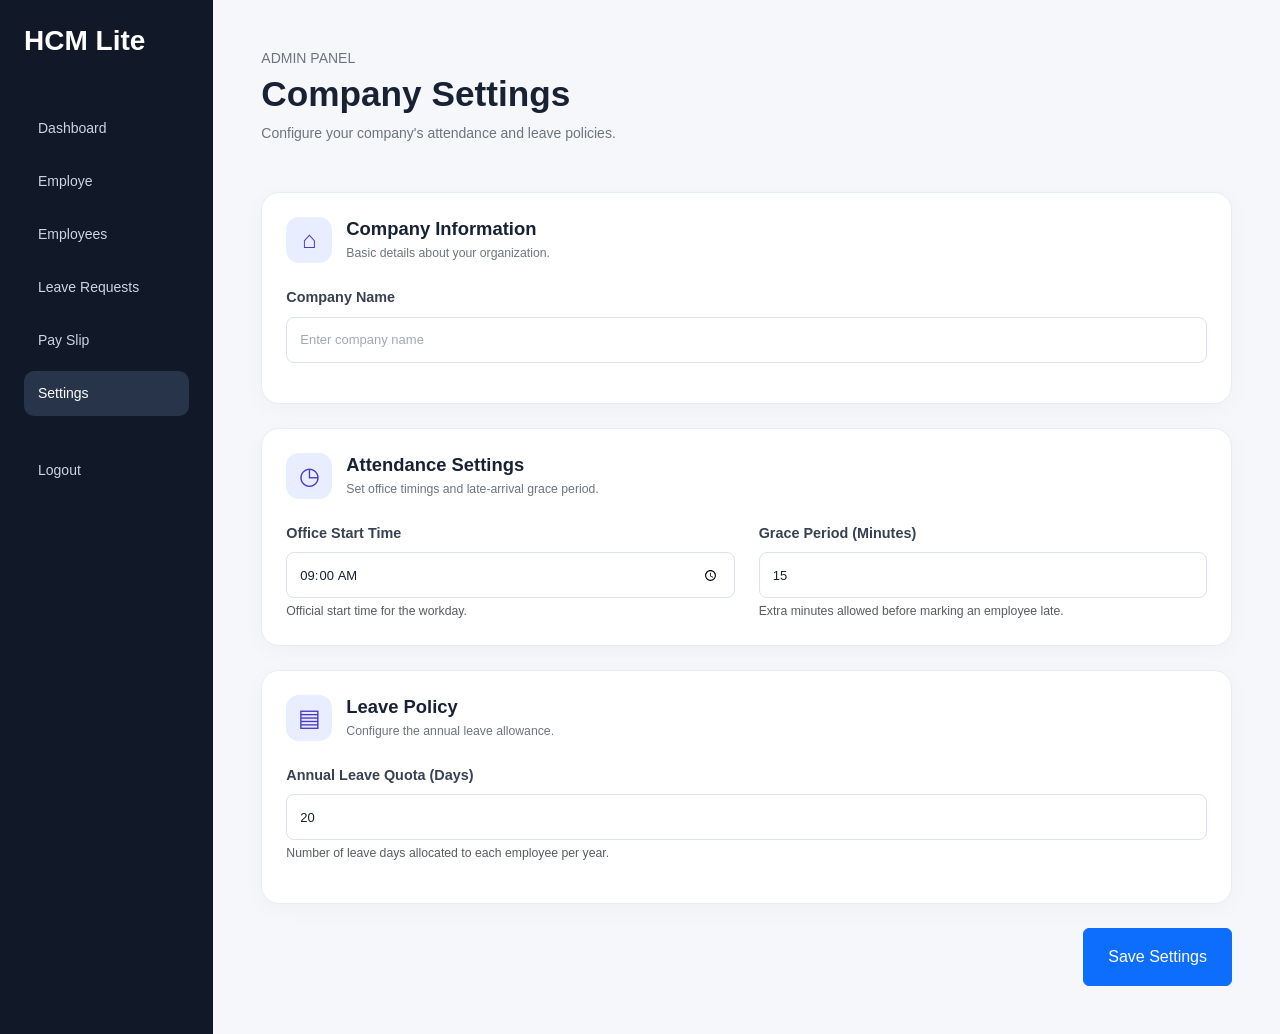
<file: pages/setting.html>
<!DOCTYPE html>
<html lang="en">
<head>
  <meta charset="UTF-8">
  <meta name="viewport" content="width=device-width, initial-scale=1.0">
  <title>Company Settings | HCM Lite</title>

  <link
    href="https://cdn.jsdelivr.net/npm/bootstrap@5.3.8/dist/css/bootstrap.min.css"
    rel="stylesheet"
  >
  <link rel="stylesheet" href="../css/style.css">
</head>

<body class="dashboard-body">

  <div class="container-fluid">
    <div class="row min-vh-100">

      <!-- Sidebar -->
      <aside class="col-lg-2 col-md-3 dashboard-sidebar p-4">
        <h3 class="brand-title mb-5">HCM Lite</h3>

        <nav class="nav flex-column gap-2">
          <a class="nav-link" href="./admin.html">Dashboard</a>
          <a class="nav-link" href="./employe.html">Employe</a>
          <a class="nav-link" href="./employees.html">Employees</a>
          <a class="nav-link" href="./leaves.html">Leave Requests</a>
          <a class="nav-link" href="./payslip.html">Pay Slip</a>
          <a class="nav-link active" href="./setting.html">Settings</a>
          <a class="nav-link mt-4" href="../index.html">Logout</a>
        </nav>
      </aside>

      <!-- Main Content -->
      <main class="col-lg-10 col-md-9 p-4 p-lg-5">

        <header class="mb-5">
          <p class="text-secondary mb-1">ADMIN PANEL</p>
          <h1 class="dashboard-heading">Company Settings</h1>
          <p class="text-secondary mb-0">
            Configure your company's attendance and leave policies.
          </p>
        </header>

        <!-- Company Information -->
        <section class="dashboard-card mb-4">
          <div class="settings-section-heading mb-4">
            <div class="settings-icon">⌂</div>
            <div>
              <h4 class="section-heading mb-1">Company Information</h4>
              <p class="text-secondary small mb-0">
                Basic details about your organization.
              </p>
            </div>
          </div>

          <form action="./admin.html">
            <div class="mb-3">
              <label for="companyName" class="form-label">
                Company Name
              </label>
              <input
                type="text"
                class="form-control"
                id="companyName"
                placeholder="Enter company name"
              >
            </div>
          </form>
        </section>

        <!-- Attendance Settings -->
        <section class="dashboard-card mb-4">
          <div class="settings-section-heading mb-4">
            <div class="settings-icon">◷</div>
            <div>
              <h4 class="section-heading mb-1">Attendance Settings</h4>
              <p class="text-secondary small mb-0">
                Set office timings and late-arrival grace period.
              </p>
            </div>
          </div>

          <div class="row g-4">
            <div class="col-md-6">
              <label for="officeStart" class="form-label">
                Office Start Time
              </label>
              <input
                type="time"
                class="form-control"
                id="officeStart"
                value="09:00"
              >
              <div class="form-text">
                Official start time for the workday.
              </div>
            </div>

            <div class="col-md-6">
              <label for="graceMinutes" class="form-label">
                Grace Period (Minutes)
              </label>
              <input
                type="number"
                class="form-control"
                id="graceMinutes"
                min="0"
                value="15"
                placeholder="e.g. 15"
              >
              <div class="form-text">
                Extra minutes allowed before marking an employee late.
              </div>
            </div>
          </div>
        </section>

        <!-- Leave Settings -->
        <section class="dashboard-card mb-4">
          <div class="settings-section-heading mb-4">
            <div class="settings-icon">▤</div>
            <div>
              <h4 class="section-heading mb-1">Leave Policy</h4>
              <p class="text-secondary small mb-0">
                Configure the annual leave allowance.
              </p>
            </div>
          </div>

          <div class="mb-3">
            <label for="leaveQuota" class="form-label">
              Annual Leave Quota (Days)
            </label>
            <input
              type="number"
              class="form-control"
              id="leaveQuota"
              min="0"
              value="20"
              placeholder="e.g. 20"
            >
            <div class="form-text">
              Number of leave days allocated to each employee per year.
            </div>
          </div>
        </section>

        <!-- Save Button -->
        <div class="d-flex justify-content-end">
          <button type="button" class="btn btn-primary px-4 py-3">
            Save Settings
          </button>
        </div>

      </main>
    </div>
  </div>

</body>
</html>
</file>
<file: css/style.css>
/* ---------- Global ---------- */

:root {
  --navy: #101a35;
  --navy-light: #1d2c52;
  --indigo: #5267df;
  --indigo-dark: #4054c6;
  --text-dark: #172033;
  --text-muted: #778198;
  --border: #e2e6ef;
  --surface: #ffffff;
}

* {
  box-sizing: border-box;
}

body {
  margin: 0;
  font-family: Inter, "Segoe UI", Arial, sans-serif;
  color: var(--text-dark);
  background: var(--surface);
}

/* ---------- Left Branding ---------- */

.brand-panel {
  position: relative;
  display: flex;
  align-items: center;
  padding: 48px 6%;
  overflow: hidden;
  color: #ffffff;
  background:
    radial-gradient(
      circle at 90% 10%,
      rgba(104, 121, 255, 0.3),
      transparent 35%
    ),
    linear-gradient(
      145deg,
      var(--navy) 0%,
      var(--navy-light) 100%
    );
}

.brand-content {
  width: 100%;
  max-width: 560px;
  margin: 0 auto;
}

.brand-logo {
  display: inline-block;
  color: #ffffff;
  font-size: 32px;
  font-weight: 800;
  letter-spacing: -1.5px;
}

.brand-logo span {
  color: #9ba8ff;
}

.brand-message {
  margin-top: 55px;
}

.brand-message .badge {
  padding: 9px 13px;
  color: #c5ceff;
  background: rgba(137, 150, 255, 0.13);
  border: 1px solid rgba(177, 187, 255, 0.2);
  font-size: 10px;
  letter-spacing: 1px;
}

.brand-message h1 {
  margin: 15px 0 20px;
  font-size: clamp(32px, 3.1vw, 46px);
  line-height: 1.2;
  font-weight: 800;
  letter-spacing: -1.8px;
}

.brand-message h1 span {
  color: #9ba8ff;
}

.brand-message > p {
  max-width: 440px;
  color: #bac5df;
  font-size: 15px;
  line-height: 1.8;
}

.brand-features {
  margin-top: 40px;
}

.feature-icon {
  display: grid;
  flex-shrink: 0;
  place-items: center;
  width: 44px;
  height: 44px;
  color: #bdc6ff;
  background: rgba(137, 150, 255, 0.12);
  border: 1px solid rgba(137, 150, 255, 0.2);
  border-radius: 13px;
  font-size: 12px;
  font-weight: 700;
}

.brand-features h2 {
  margin: 0 0 5px;
  font-size: 14px;
  font-weight: 700;
}

.brand-features p {
  margin: 0;
  color: #aebbd5;
  font-size: 12px;
}

.brand-footer {
  margin: 35px 0 0;
  color: #8795b4;
  font-size: 12px;
}

/* ---------- Right Authentication Panel ---------- */

.auth-panel {
  display: flex;
  align-items: center;
  justify-content: center;
  padding: 48px 6%;
  background: #ffffff;
}

.auth-content {
  width: 100%;
  max-width: 430px;
  margin: auto;
}

.auth-heading {
  margin-bottom: 25px;
}

.section-label {
  color: var(--indigo);
  font-size: 10px;
  font-weight: 800;
  letter-spacing: 1.4px;
}

.auth-heading h2 {
  margin: 10px 0;
  color: var(--text-dark);
  font-size: 28px;
  font-weight: 800;
  letter-spacing: -0.8px;
}

.auth-heading > p {
  margin: 0;
  color: var(--text-muted);
  font-size: 13px;
  line-height: 1.7;
}

/* ---------- Forms ---------- */

.form-label {
  margin-bottom: 8px;
  color: #354057;
  font-size: 12px;
  font-weight: 700;
}

.form-control {
  min-height: 46px;
  padding: 11px 13px;
  color: var(--text-dark);
  background-color: #ffffff;
  border: 1px solid var(--border);
  border-radius: 10px;
  font-size: 13px;
  transition: border-color 0.2s, box-shadow 0.2s;
}

.form-control::placeholder {
  color: #a0a8b8;
}

.form-control:focus {
  border-color: var(--indigo);
  box-shadow: 0 0 0 3px rgba(82, 103, 223, 0.12);
}

/* ---------- Buttons ---------- */

.auth-button {
  min-height: 46px;
  color: #ffffff;
  background: var(--indigo);
  border: 1px solid var(--indigo);
  border-radius: 10px;
  font-size: 13px;
  font-weight: 700;
  transition: background-color 0.2s, transform 0.2s;
}

.auth-button:hover {
  color: #ffffff;
  background: var(--indigo-dark);
  border-color: var(--indigo-dark);
  transform: translateY(-1px);
}

.setup-button {
  min-height: 44px;
  color: var(--indigo);
  border-color: #cbd2ff;
  border-radius: 10px;
  font-size: 12px;
  font-weight: 700;
}

.setup-button:hover {
  color: #ffffff;
  background: var(--indigo);
  border-color: var(--indigo);
}

/* ---------- Setup Section ---------- */

.auth-divider {
  display: flex;
  align-items: center;
  gap: 14px;
  margin: 27px 0 22px;
  color: #929aab;
  font-size: 10px;
  font-weight: 800;
  letter-spacing: 1px;
}

.auth-divider::before,
.auth-divider::after {
  flex: 1;
  height: 1px;
  content: "";
  background: var(--border);
}

.setup-card {
  padding: 22px;
  background: #f9faff;
  border: 1px solid #e8eafd;
  border-radius: 16px;
}

.setup-heading {
  display: flex;
  align-items: center;
  gap: 12px;
  margin-bottom: 20px;
}

.setup-icon {
  display: grid;
  flex-shrink: 0;
  place-items: center;
  width: 38px;
  height: 38px;
  color: var(--indigo);
  background: #edf0ff;
  border-radius: 11px;
  font-size: 24px;
}

.setup-heading h3 {
  margin: 0 0 4px;
  color: var(--text-dark);
  font-size: 14px;
  font-weight: 800;
}

.setup-heading p {
  margin: 0;
  color: var(--text-muted);
  font-size: 11px;
  line-height: 1.6;
}

.auth-note {
  margin: 20px 0 0;
  color: #929aab;
  font-size: 11px;
  text-align: center;
}

/* ---------- Responsive ---------- */

@media (max-width: 991.98px) {
  .brand-panel {
    padding: 38px 28px;
  }

  .brand-message {
    margin-top: 35px;
  }

  .brand-message h1 {
    font-size: 36px;
  }

  .brand-features {
    margin-top: 28px;
  }

  .brand-footer {
    margin-top: 25px;
  }

  .auth-panel {
    padding: 42px 24px;
  }
}

@media (max-width: 575.98px) {
  .brand-panel {
    padding: 30px 22px;
  }

  .brand-logo {
    font-size: 28px;
  }

  .brand-message {
    margin-top: 28px;
  }

  .brand-message h1 {
    font-size: 32px;
    letter-spacing: -1px;
  }

  .brand-features {
    margin-top: 25px;
  }

  .auth-panel {
    padding: 36px 20px;
  }

  .auth-heading h2 {
    font-size: 25px;
  }

  .setup-card {
    padding: 18px;
  }
}


/* Admin Dashboard */

.dashboard-body {
  background: #f5f7fb;
  color: #182235;
  min-height: 100vh;
}

.dashboard-sidebar {
  background: #111827;
  color: #fff;
}

.dashboard-sidebar .brand-title {
  color: #fff;
  font-weight: 700;
}

.dashboard-sidebar .nav-link {
  color: #cbd5e1;
  border-radius: 10px;
  padding: 12px 14px;
  transition: 0.2s ease;
}

.dashboard-sidebar .nav-link:hover,
.dashboard-sidebar .nav-link.active {
  background: #273449;
  color: #fff;
}

.dashboard-heading {
  font-size: clamp(1.7rem, 3vw, 2.2rem);
  font-weight: 750;
}

.admin-profile {
  display: flex;
  align-items: center;
  gap: 12px;
  background: #fff;
  padding: 10px 16px;
  border-radius: 14px;
  border: 1px solid #e8ecf3;
}

.profile-avatar,
.helper-icon {
  display: grid;
  place-items: center;
  width: 44px;
  height: 44px;
  border-radius: 12px;
  background: #e8edff;
  color: #4f46e5;
  font-weight: 700;
}

.dashboard-card {
  background: #fff;
  border: 1px solid #e8ecf3;
  border-radius: 18px;
  padding: 24px;
  box-shadow: 0 5px 22px rgb(15 23 42 / 3%);
}

.dashboard-card h2 {
  font-size: 2.2rem;
  font-weight: 750;
  margin-bottom: 10px;
}

.section-heading {
  font-size: 1.15rem;
  font-weight: 700;
}

.status-badge {
  background: #e8edff;
  color: #4338ca;
  padding: 7px 12px;
  border-radius: 20px;
  font-size: 0.8rem;
}

.dashboard-card .table th {
  color: #64748b;
  font-size: 0.85rem;
  font-weight: 600;
  border-bottom-color: #e8ecf3;
}

.dashboard-card .table td {
  border-bottom: 0;
}

.empty-state {
  text-align: center;
  background: #f8fafc;
  border: 1px dashed #d5dce8;
  border-radius: 14px;
  padding: 32px 16px;
}

.empty-state h5 {
  font-weight: 700;
}

.helper-icon {
  font-size: 1.5rem;
}

.helper-input .form-control {
  flex: 1 1 250px;
  min-height: 46px;
  border-color: #dbe2ed;
}

.helper-input .btn {
  min-height: 46px;
}

@media (max-width: 767.98px) {
  .dashboard-sidebar {
    padding: 20px !important;
  }

  .dashboard-sidebar .brand-title {
    margin-bottom: 20px !important;
  }

  .dashboard-sidebar .nav {
    flex-direction: row !important;
    flex-wrap: wrap;
  }

  .dashboard-sidebar .nav-link {
    font-size: 0.85rem;
    padding: 9px 12px;
  }

  main {
    min-width: 0;
  }

  .dashboard-card {
    padding: 18px;
  }
}


/* Employees Page */

.employee-search,
.dashboard-card .form-select {
  min-height: 46px;
  border-color: #dbe2ed;
}

.employee-search:focus,
.dashboard-card .form-select:focus {
  border-color: #818cf8;
  box-shadow: 0 0 0 3px rgb(99 102 241 / 12%);
}

.employee-empty-icon {
  font-size: 2.5rem;
  color: #818cf8;
}

.modal-content {
  border: 1px solid #e8ecf3;
  border-radius: 18px;
  overflow: hidden;
}

.modal-header,
.modal-body {
  padding: 22px;
}

.modal-title {
  font-weight: 700;
}

.modal .form-control,
.modal .form-select {
  min-height: 44px;
  border-color: #dbe2ed;
}

.modal .form-control:focus,
.modal .form-select:focus {
  border-color: #818cf8;
  box-shadow: 0 0 0 3px rgb(99 102 241 / 12%);
}


/* Leave Management Page */

#leaveSearch,
#leaveStatus {
  min-height: 46px;
  border-color: #dbe2ed;
}

#leaveSearch:focus,
#leaveStatus:focus {
  border-color: #818cf8;
  box-shadow: 0 0 0 3px rgb(99 102 241 / 12%);
}

.leave-empty-icon {
  font-size: 2.5rem;
  color: #818cf8;
}

.dashboard-card .form-label {
  font-weight: 600;
  font-size: 0.9rem;
}


/* Company Settings Page */

.settings-section-heading {
  display: flex;
  align-items: center;
  gap: 14px;
}

.settings-icon {
  display: grid;
  place-items: center;
  flex-shrink: 0;
  width: 46px;
  height: 46px;
  border-radius: 13px;
  background: #e8edff;
  color: #4338ca;
  font-size: 1.5rem;
}

.dashboard-card .form-label {
  font-weight: 600;
  font-size: 0.9rem;
}

.dashboard-card .form-control {
  min-height: 46px;
  border-color: #dbe2ed;
}

.dashboard-card .form-control:focus {
  border-color: #818cf8;
  box-shadow: 0 0 0 3px rgb(99 102 241 / 12%);
}

.dashboard-body main > .btn {
  min-height: 46px;
}

@media (max-width: 575.98px) {
  .settings-section-heading {
    align-items: flex-start;
  }
}


/* Employee Dashboard */

.attendance-time-card {
  background: #f8fafc;
  border: 1px solid #e8ecf3;
  border-radius: 14px;
  padding: 20px;
}

.attendance-time-card h3 {
  font-size: 1.7rem;
  font-weight: 700;
  margin-bottom: 0;
  color: #182235;
}

#leave .form-control,
#leave .form-select {
  min-height: 46px;
  border-color: #dbe2ed;
}

#leave textarea.form-control {
  min-height: auto;
}

#leave .form-control:focus,
#leave .form-select:focus,
#helper .form-control:focus {
  border-color: #818cf8;
  box-shadow: 0 0 0 3px rgb(99 102 241 / 12%);
}

#leave .form-label {
  font-weight: 600;
  font-size: 0.9rem;
}

#helper .form-control {
  min-height: 46px;
  border-color: #dbe2ed;
}

@media (max-width: 575.98px) {
  .attendance-time-card {
    padding: 16px;
  }
}



/* =========================================
   HCM LITE - GLOBAL STYLES
========================================= */

:root {
  --primary: #101827;
  --primary-light: #1f2937;
  --accent: #6366f1;
  --page-bg: #f5f7fb;
  --card-bg: #ffffff;
  --text: #111827;
  --muted: #6b7280;
  --border: #e5e7eb;
  --success: #15803d;
}

* {
  box-sizing: border-box;
}

body {
  margin: 0;
  background: var(--page-bg);
  color: var(--text);
  font-family: Inter, Arial, sans-serif;
  font-size: 14px;
}

a {
  color: inherit;
  text-decoration: none;
}

button,
input,
select,
textarea {
  font: inherit;
}

/* =========================================
   APP LAYOUT
========================================= */

.app-layout {
  min-height: 100vh;
  display: flex;
}

.sidebar {
  width: 250px;
  min-width: 250px;
  min-height: 100vh;
  background: var(--primary);
  color: #ffffff;
  padding: 28px 18px;
  display: flex;
  flex-direction: column;
}

.brand {
  display: inline-block;
  font-size: 25px;
  font-weight: 800;
  letter-spacing: -1px;
  margin: 0 10px 38px;
}

.brand span {
  color: #818cf8;
}

.sidebar-label {
  margin: 0 10px 14px;
  color: #9ca3af;
  font-size: 10px;
  font-weight: 700;
  letter-spacing: 1.5px;
}

.sidebar-nav {
  display: flex;
  flex-direction: column;
  gap: 7px;
}

.sidebar-nav a {
  display: block;
  padding: 13px 14px;
  border-radius: 9px;
  color: #cbd5e1;
  font-size: 13px;
  transition: background 0.2s ease, color 0.2s ease;
}

.sidebar-nav a:hover {
  background: #1f2937;
  color: #ffffff;
}

.sidebar-nav a.active {
  background: #3730a3;
  color: #ffffff;
  font-weight: 600;
}

.sidebar-bottom {
  margin-top: auto;
  padding: 22px 10px 0;
  border-top: 1px solid #374151;
}

.sidebar-bottom p {
  font-weight: 700;
}

.sidebar-bottom small {
  display: block;
  color: #9ca3af;
  font-size: 11px;
}

.logout-link {
  display: inline-block;
  margin-top: 18px;
  color: #fca5a5;
  font-size: 13px;
}

.main-content {
  min-width: 0;
  flex: 1;
  padding: 32px;
}

/* =========================================
   TOPBAR AND TYPOGRAPHY
========================================= */

.topbar {
  display: flex;
  justify-content: space-between;
  align-items: flex-start;
  gap: 20px;
  margin-bottom: 34px;
}

.topbar h1 {
  margin: 0 0 9px;
  font-size: 29px;
  font-weight: 750;
  letter-spacing: -0.8px;
}

.page-eyebrow {
  margin: 0 0 9px;
  color: var(--accent);
  font-size: 10px;
  font-weight: 800;
  letter-spacing: 1.6px;
}

.page-subtitle {
  margin: 0;
  color: var(--muted);
  line-height: 1.6;
}

.status-badge {
  display: inline-flex;
  align-items: center;
  padding: 9px 13px;
  background: #eef2ff;
  color: #4338ca;
  border-radius: 30px;
  font-size: 11px;
  font-weight: 700;
  white-space: nowrap;
}

/* =========================================
   CONTENT SECTIONS AND CARDS
========================================= */

.content-section {
  margin-bottom: 30px;
}

.section-heading {
  display: flex;
  justify-content: space-between;
  align-items: center;
  gap: 16px;
  margin-bottom: 17px;
}

.section-heading h2 {
  margin: 0 0 6px;
  font-size: 18px;
  font-weight: 750;
}

.section-heading p {
  margin: 0;
  color: var(--muted);
  font-size: 13px;
  line-height: 1.6;
}

.content-card {
  padding: 24px;
  background: var(--card-bg);
  border: 1px solid var(--border);
  border-radius: 14px;
  box-shadow: 0 3px 12px rgb(15 23 42 / 3%);
}

.form-label {
  color: #374151;
  font-size: 12px;
  font-weight: 700;
}

.form-control,
.form-select {
  min-height: 44px;
  border-color: #dfe3eb;
  border-radius: 8px;
  font-size: 13px;
}

.form-control:focus,
.form-select:focus {
  border-color: #818cf8;
  box-shadow: 0 0 0 3px rgb(99 102 241 / 12%);
}

/* =========================================
   PAYSLIP PAGE
========================================= */

.payslip-preview-heading {
  margin-bottom: 18px;
}

.payslip-card {
  width: 100%;
  max-width: 1100px;
  margin: 0 auto;
  padding: 36px;
  background: #ffffff;
  border: 1px solid #e5e7eb;
  border-radius: 16px;
  box-shadow: 0 5px 24px rgb(15 23 42 / 4%);
  color: #111827;
}

/* Payslip company header */

.payslip-header {
  display: flex;
  justify-content: space-between;
  align-items: flex-start;
  gap: 24px;
}

.company-details {
  display: flex;
  align-items: center;
  gap: 15px;
}

.payslip-logo {
  width: 48px;
  height: 48px;
  flex-shrink: 0;
  display: flex;
  align-items: center;
  justify-content: center;
  background: #101827;
  color: #ffffff;
  border-radius: 12px;
  font-size: 25px;
  font-weight: 800;
}

.payslip-eyebrow {
  margin: 0 0 7px;
  color: #6366f1;
  font-size: 10px;
  font-weight: 800;
  letter-spacing: 1.5px;
}

.company-details h2 {
  margin: 0 0 5px;
  font-size: 24px;
  font-weight: 800;
  letter-spacing: -0.6px;
}

.company-subtitle {
  margin: 0;
  color: #6b7280;
  font-size: 12px;
}

.payslip-period {
  text-align: right;
}

.payslip-period > span:first-child {
  color: #6b7280;
  font-size: 10px;
  font-weight: 800;
  letter-spacing: 1.3px;
}

.payslip-period h3 {
  margin: 9px 0 10px;
  font-size: 18px;
  font-weight: 750;
}

.payslip-status {
  display: inline-block;
  padding: 6px 10px;
  background: #f3f4f6;
  color: #4b5563;
  border-radius: 5px;
  font-size: 10px;
  font-weight: 700;
}

.payslip-divider {
  margin: 28px 0;
  border-color: #e5e7eb;
  opacity: 1;
}

/* Employee information */

.payslip-info-grid {
  display: grid;
  grid-template-columns: repeat(4, minmax(0, 1fr));
  gap: 20px;
  margin-bottom: 30px;
}

.payslip-info-item {
  min-width: 0;
  padding: 4px 0;
}

.detail-label {
  display: block;
  margin-bottom: 9px;
  color: #6b7280;
  font-size: 10px;
  font-weight: 800;
  letter-spacing: 0.8px;
}

.payslip-info-item p {
  margin: 0;
  color: #111827;
  font-size: 13px;
  font-weight: 650;
  overflow-wrap: anywhere;
}

/* Earnings and deductions */

.payslip-breakdown {
  margin-top: 0;
}

.salary-panel {
  height: 100%;
  padding: 23px;
  background: #f9fafb;
  border: 1px solid #e5e7eb;
  border-radius: 12px;
}

.salary-panel-heading {
  display: flex;
  align-items: center;
  gap: 10px;
  margin-bottom: 17px;
}

.salary-icon {
  width: 28px;
  height: 28px;
  display: inline-flex;
  align-items: center;
  justify-content: center;
  background: #dcfce7;
  color: #15803d;
  border-radius: 8px;
  font-size: 19px;
  font-weight: 700;
}

.deduction-icon {
  background: #fee2e2;
  color: #b91c1c;
}

.salary-panel-heading h3 {
  margin: 0;
  font-size: 15px;
  font-weight: 750;
}

.salary-row {
  display: flex;
  justify-content: space-between;
  align-items: flex-start;
  gap: 14px;
  padding: 14px 0;
  border-bottom: 1px solid #e5e7eb;
  color: #4b5563;
  font-size: 12px;
}

.salary-row strong {
  color: #111827;
  font-weight: 700;
  text-align: right;
  white-space: nowrap;
}

.salary-row.salary-total {
  margin-top: 5px;
  padding-top: 17px;
  border-bottom: none;
  color: #111827;
  font-weight: 750;
}

.salary-row.salary-total strong {
  font-size: 13px;
}

/* Net salary */

.net-salary {
  display: flex;
  justify-content: space-between;
  align-items: center;
  gap: 20px;
  margin-top: 25px;
  padding: 25px 28px;
  background: #101827;
  color: #ffffff;
  border-radius: 12px;
}

.net-salary-label {
  color: #c7d2fe;
  font-size: 10px;
  font-weight: 800;
  letter-spacing: 1.5px;
}

.net-salary p {
  margin: 7px 0 0;
  color: #cbd5e1;
  font-size: 12px;
}

.net-salary h2 {
  margin: 0;
  color: #ffffff;
  font-size: 27px;
  font-weight: 800;
  letter-spacing: -0.5px;
}

/* Payslip footer */

.payslip-footer {
  display: flex;
  justify-content: space-between;
  align-items: flex-start;
  gap: 20px;
  margin-top: 25px;
  padding-top: 18px;
  border-top: 1px solid #e5e7eb;
}

.payslip-footer p {
  max-width: 600px;
  margin: 0;
  color: #6b7280;
  font-size: 10px;
  line-height: 1.7;
}

.payslip-footer span {
  color: #6b7280;
  font-size: 10px;
  font-weight: 700;
  white-space: nowrap;
}

/* =========================================
   RESPONSIVE DESIGN
========================================= */

@media (max-width: 1000px) {
  .sidebar {
    width: 215px;
    min-width: 215px;
  }

  .main-content {
    padding: 25px;
  }

  .payslip-card {
    padding: 27px;
  }

  .payslip-info-grid {
    grid-template-columns: repeat(2, minmax(0, 1fr));
  }
}

@media (max-width: 700px) {
  .app-layout {
    display: block;
  }

  .sidebar {
    width: 100%;
    min-width: 0;
    min-height: auto;
    padding: 18px;
  }

  .brand {
    margin: 0 0 18px;
  }

  .sidebar-label {
    margin-left: 0;
  }

  .sidebar-nav {
    display: grid;
    grid-template-columns: repeat(2, minmax(0, 1fr));
  }

  .sidebar-nav a {
    padding: 11px;
  }

  .sidebar-bottom {
    margin-top: 20px;
    padding-top: 15px;
  }

  .main-content {
    padding: 22px 16px;
  }

  .topbar {
    flex-direction: column;
    margin-bottom: 26px;
  }

  .topbar h1 {
    font-size: 25px;
  }

  .content-card {
    padding: 18px;
  }

  .payslip-card {
    padding: 22px 18px;
  }

  .payslip-header {
    flex-direction: column;
  }

  .payslip-period {
    text-align: left;
  }

  .payslip-divider {
    margin: 22px 0;
  }

  .salary-panel {
    padding: 18px;
  }

  .net-salary {
    padding: 21px;
  }

  .net-salary h2 {
    font-size: 23px;
  }

  .payslip-footer {
    flex-direction: column;
  }
}

@media (max-width: 400px) {
  .payslip-info-grid {
    grid-template-columns: 1fr;
    gap: 16px;
  }

  .company-details {
    align-items: flex-start;
  }

  .company-details h2 {
    font-size: 20px;
  }

  .section-heading {
    align-items: flex-start;
    flex-direction: column;
  }

  .salary-row {
    font-size: 11px;
  }
}

/* =========================================
   PRINT / SAVE AS PDF
========================================= */

@media print {
  @page {
    size: A4;
    margin: 12mm;
  }

  body,
  .payslip-page {
    background: #ffffff !important;
    color: #111827 !important;
    print-color-adjust: exact;
    -webkit-print-color-adjust: exact;
  }

  .sidebar,
  .topbar,
  .payslip-filter-section,
  .payslip-preview-heading,
  .print-button {
    display: none !important;
  }

  .app-layout {
    display: block !important;
    min-height: auto !important;
  }

  .main-content {
    width: 100% !important;
    margin: 0 !important;
    padding: 0 !important;
  }

  .content-section {
    margin: 0 !important;
  }

  .payslip-card {
    width: 100% !important;
    max-width: none !important;
    margin: 0 !important;
    padding: 0 !important;
    border: none !important;
    border-radius: 0 !important;
    box-shadow: none !important;
  }

  .payslip-header,
  .payslip-info-grid,
  .salary-panel,
  .net-salary,
  .payslip-footer {
    break-inside: avoid;
  }

  .salary-panel {
    background: #f9fafb !important;
  }

  .net-salary {
    background: #101827 !important;
    color: #ffffff !important;
  }

  .net-salary h2 {
    color: #ffffff !important;
  }
}
</file>
